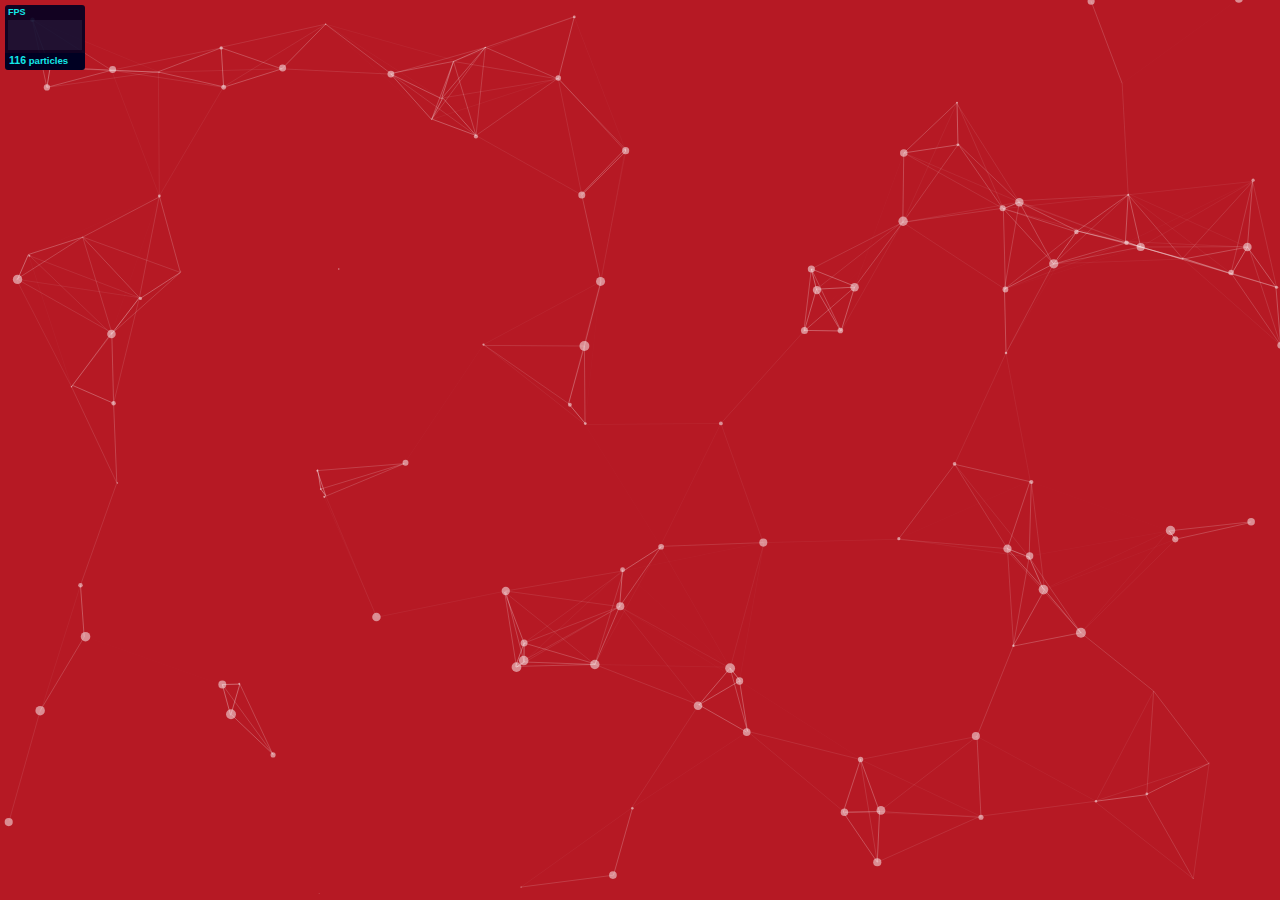
<file: particles.js-master/demo/index.html>
<!DOCTYPE html>
<html lang="en">
<head>
  <meta charset="utf-8">
  <title>particles.js</title>
  <meta name="description" content="particles.js is a lightweight JavaScript library for creating particles.">
  <meta name="author" content="Vincent Garreau" />
  <meta name="viewport" content="width=device-width, initial-scale=1.0, minimum-scale=1.0, maximum-scale=1.0, user-scalable=no">
  <link rel="stylesheet" media="screen" href="css/style.css">
</head>
<body>

<!-- count particles -->
<div class="count-particles">
  <span class="js-count-particles">--</span> particles
</div>

<!-- particles.js container -->
<div id="particles-js"></div>

<!-- scripts -->
<script src="../particles.js"></script>
<script src="js/app.js"></script>

<!-- stats.js -->
<script src="js/lib/stats.js"></script>
<script>
  var count_particles, stats, update;
  stats = new Stats;
  stats.setMode(0);
  stats.domElement.style.position = 'absolute';
  stats.domElement.style.left = '0px';
  stats.domElement.style.top = '0px';
  document.body.appendChild(stats.domElement);
  count_particles = document.querySelector('.js-count-particles');
  update = function() {
    stats.begin();
    stats.end();
    if (window.pJSDom[0].pJS.particles && window.pJSDom[0].pJS.particles.array) {
      count_particles.innerText = window.pJSDom[0].pJS.particles.array.length;
    }
    requestAnimationFrame(update);
  };
  requestAnimationFrame(update);
</script>

</body>
</html>
</file>
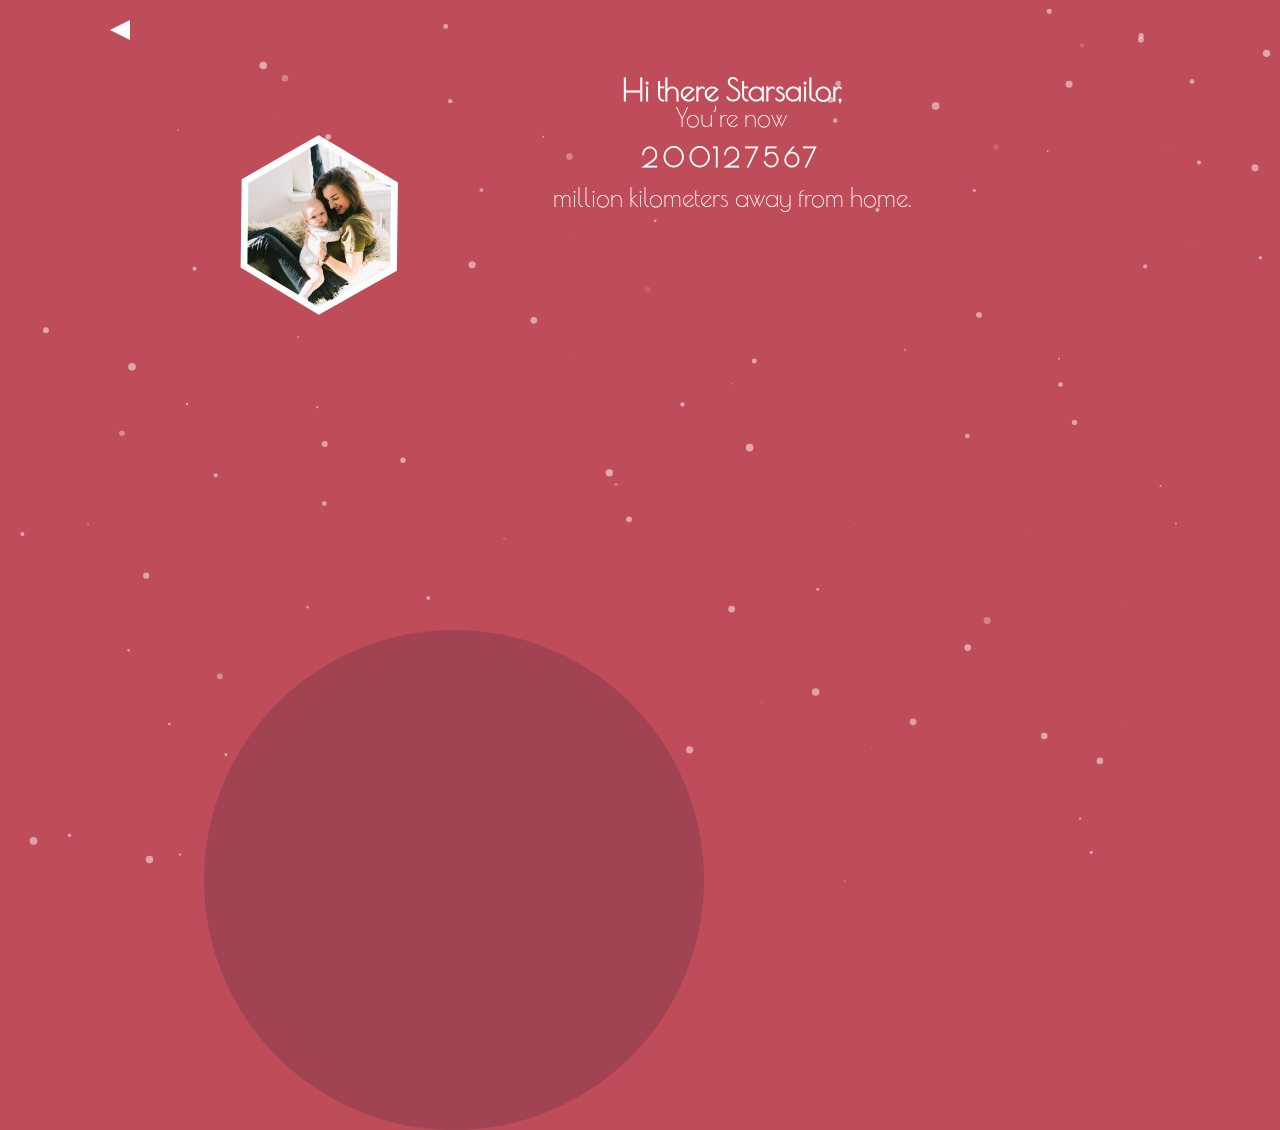
<file: distance.html>
<!DOCTYPE html>
<html lang="en">
  <head>
    <meta charset="UTF-8">
    <meta name="viewport" content="width=device-width, initial-scale=1.0">
    <meta http-equiv="X-UA-Compatible" content="ie=edge">
    <link rel="manifest" href="/manifest.json">
    <meta name="mobile-web-app-capable" content="yes">  
    <link href="styles.css" rel="stylesheet" type="text/css">
    <link href="https://fonts.googleapis.com/css?family=Poiret+One" rel="stylesheet">
    <title>challenge1</title>
  </head>
  <body id="distance">
    <section id="particles-js"></section>
    <main class="container">
      <a href="index.html" class="backButton"></a>
      <div class="distanceWrapper">
        <h1>Hi there Starsailor,</h1>
        <p>You’re now </p>  
        <p class="kmCounter" id="kmCounter"></p>
        <p>million kilometers away from home.</p>
      </div>
      <figure>
        <img class="family" src="assets/family.svg" alt="A picture of a loving family. This is a piece of home you can wear with you on your journey to Mars.">
      </figure>
    </main>    
    <script src="./js/particles.min.js"></script>
    <script src="./js/app.js"></script>
  </body>
</html>
</file>
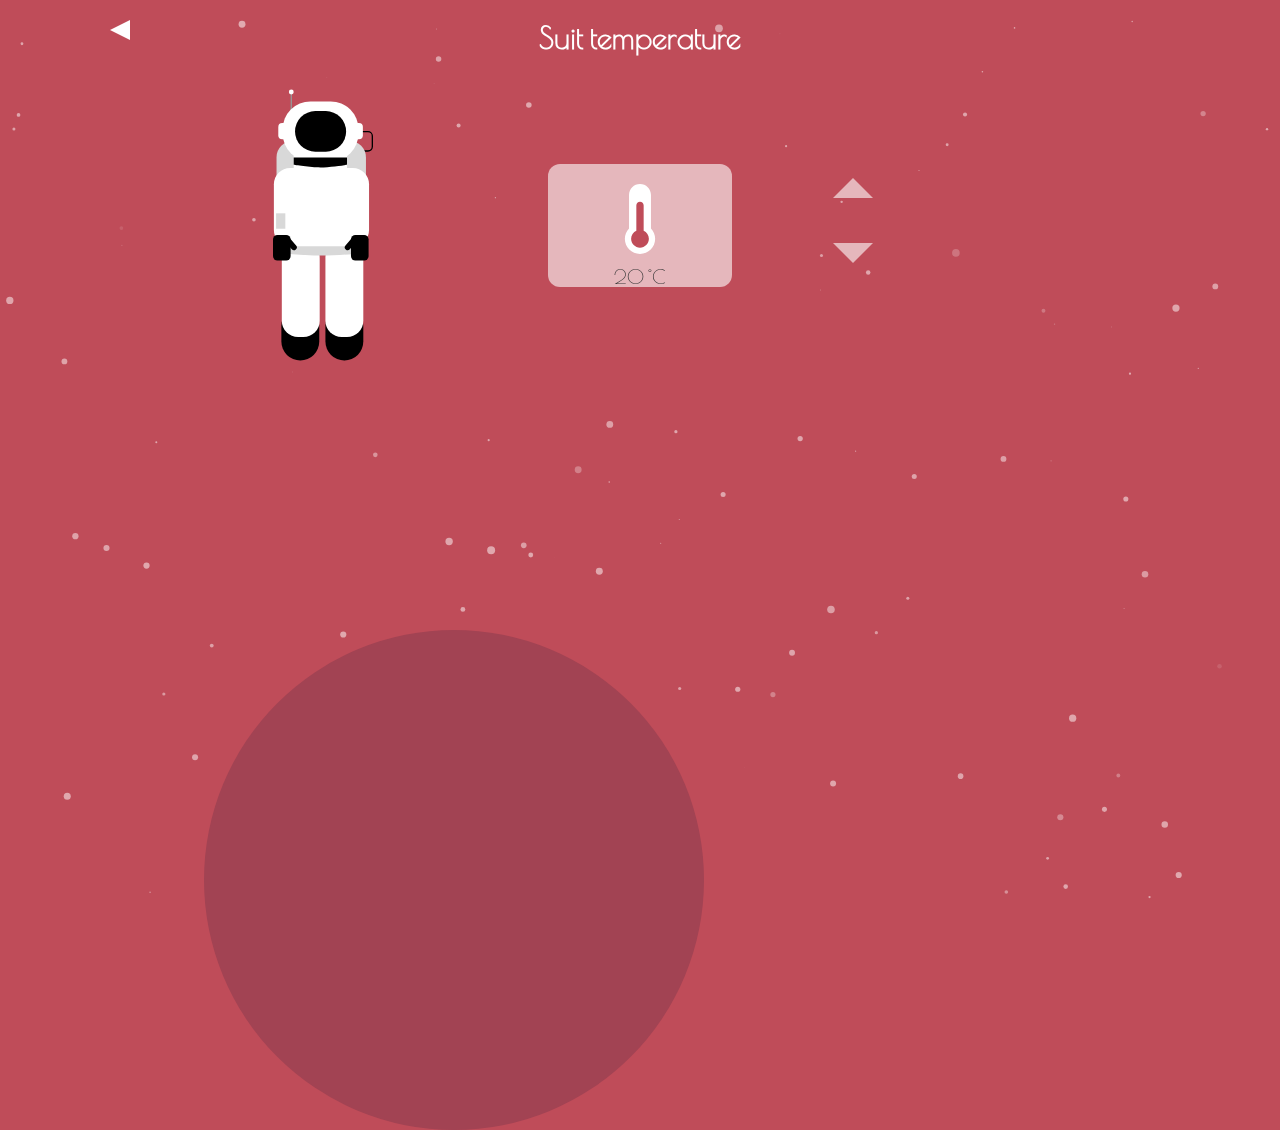
<file: status.html>
<!DOCTYPE html>
<html lang="en">
  <head>
    <meta charset="UTF-8">
    <meta name="viewport" content="width=device-width, initial-scale=1.0">
    <meta http-equiv="X-UA-Compatible" content="ie=edge">
    <link rel="manifest" href="/manifest.json">
    <meta name="mobile-web-app-capable" content="yes">    
    <link href="styles.css" rel="stylesheet" type="text/css">
    <link href="https://fonts.googleapis.com/css?family=Poiret+One" rel="stylesheet">
    <title>challenge1</title>
  </head>
  <body>
    <section id="particles-js"></section>
      <main class="container">
        <a href="index.html" class="backButton"></a>
        <h1>Suit temperature</h1>
        <img class="suit floating" src="assets/astronaut.svg" alt="illustration of a space suit">
        <div class="thermometerContainer">
          <figure>
            <img src="assets/thermometer.svg" id="thermometer"></img>
          </figure>
          <div class="thermometerValue">
            <p class ="themometerCelsius">
              <span id="thermometerValue">20</span>
              °C
            </p>
          </div>
        </div>
        <div class="buttonContainer">
          <button id="arrowUp"></button>
          <button id="arrowDown"></button>
        </div>
    </main>
    <script src="./js/moment.min.js"></script>
    <script src="./js/particles.min.js"></script>
    <script src="./js/app.js"></script>
  </body>
</html>
</file>
<file: particles.js-master/demo/css/style.css>
/* =============================================================================
   HTML5 CSS Reset Minified - Eric Meyer
   ========================================================================== */

html,body,div,span,object,iframe,h1,h2,h3,h4,h5,h6,p,blockquote,pre,abbr,address,cite,code,del,dfn,em,img,ins,kbd,q,samp,small,strong,sub,sup,var,b,i,dl,dt,dd,ol,ul,li,fieldset,form,label,legend,table,caption,tbody,tfoot,thead,tr,th,td,article,aside,canvas,details,figcaption,figure,footer,header,hgroup,menu,nav,section,summary,time,mark,audio,video{margin:0;padding:0;border:0;outline:0;font-size:100%;vertical-align:baseline;background:transparent}
body{line-height:1}
article,aside,details,figcaption,figure,footer,header,hgroup,menu,nav,section{display:block}
nav ul{list-style:none}
blockquote,q{quotes:none}
blockquote:before,blockquote:after,q:before,q:after{content:none}
a{margin:0;padding:0;font-size:100%;vertical-align:baseline;background:transparent;text-decoration:none}
mark{background-color:#ff9;color:#000;font-style:italic;font-weight:bold}
del{text-decoration:line-through}
abbr[title],dfn[title]{border-bottom:1px dotted;cursor:help}
table{border-collapse:collapse;border-spacing:0}
hr{display:block;height:1px;border:0;border-top:1px solid #ccc;margin:1em 0;padding:0}
input,select{vertical-align:middle}
li{list-style:none}


/* =============================================================================
   My CSS
   ========================================================================== */

/* ---- base ---- */

html,body{ 
	width:100%;
	height:100%;
	background:#111;
}

html{
  -webkit-tap-highlight-color: rgba(0, 0, 0, 0);
}

body{
  font:normal 75% Arial, Helvetica, sans-serif;
}

canvas{
  display:block;
  vertical-align:bottom;
}


/* ---- stats.js ---- */

.count-particles{
  background: #000022;
  position: absolute;
  top: 48px;
  left: 0;
  width: 80px;
  color: #13E8E9;
  font-size: .8em;
  text-align: left;
  text-indent: 4px;
  line-height: 14px;
  padding-bottom: 2px;
  font-family: Helvetica, Arial, sans-serif;
  font-weight: bold;
}

.js-count-particles{
  font-size: 1.1em;
}

#stats,
.count-particles{
  -webkit-user-select: none;
  margin-top: 5px;
  margin-left: 5px;
}

#stats{
  border-radius: 3px 3px 0 0;
  overflow: hidden;
}

.count-particles{
  border-radius: 0 0 3px 3px;
}


/* ---- particles.js container ---- */

#particles-js{
  width: 100%;
  height: 100%;
  background-color: #b61924;
  background-image: url('');
  background-size: cover;
  background-position: 50% 50%;
  background-repeat: no-repeat;
}
</file>
<file: styles.css>
/*
 	CSS RESET								
     http://meyerweb.com/eric/tools/css/reset/ 
        v2.0 | 20110126
        License: none (public domain)
*/

html,body,div,span,applet,object,iframe,h1,h2,h3,h4,h5,h6,p,blockquote,pre,a,abbr,acronym,address,big,
cite,code,del,dfn,em,img,ins,kbd,q,s,samp,small,strike,
strong,sub,sup,tt,var,b,u,i,center,dl,dt,dd,ol,ul,li,fieldset,
form,label,legend,table,caption,tbody,tfoot,thead,tr,th,td,article,aside,canvas,details,embed,figure,figcaption,footer,
header,hgroup,menu,nav,output,ruby,section,summary,time,mark,audio,video {
  margin: 0; padding: 0; border: 0; font-size: 100%; font: inherit; vertical-align: baseline;
}

/* HTML5 display-role reset for older browsers */
article,aside,details,figcaption,figure,footer,header,hgroup,menu,nav,section { display: block; }
body { line-height: 1; }

ol,ul { list-style: none; }

blockquote,q { quotes: none; }

blockquote:before,blockquote:after,q:before,q:after { content: ''; content: none; }

table { border-collapse: collapse; border-spacing: 0; }

/* grid portrait mobile*/
/* general */
html { 
    background-color: #BF4C59;
}

body {
    height: 100vh;
    overflow: hidden;
}

body::before { 
    content: '';
    display: block;
    position: absolute;
    width: 400px;
    height: 400px;
    border-radius: 50%;
    top: 80%;
    right: 20%;
    background-color: #A24353;
}

#particles-js {
    position: absolute;
    z-index: -1;
    width: 100%;
    height: 100%;
}

main.container {
    display: grid; 
    grid-template-rows: 60px repeat(5, 1fr);
    grid-template-columns: repeat(12, 1fr);
    position:relative;
    z-index: 10;
    height: 100%;
}

.backButton {
    width: 0;
    height: 0;
    border-style: solid;
    border-width: 10px 20px 10px 0;
    border-color: transparent #FFF transparent transparent;
    background: transparent;
    margin: 0 0 10px 10px;
    padding: 0px;
    z-index: 10;
    grid-column: 1 / -1;
    grid-row: 1;
    margin-top: 20px;
    cursor: pointer;
}

.distanceFunction,
.statusFunction,
.suppliesFunction { 
    display: none;
} 

/* home */
.time {
    font-family: 'Poiret One', cursive;
    color: #fff; 
    font-size: 56px;
    align-self: center;
    text-align: center;
    grid-column: 1  / -1;
}

#realTime {
    grid-row: 2;
}

.solarDay {
    grid-row: 3;
}

nav {
    grid-row: 5;
    grid-column: 1 / -1;
    margin: 0 auto;
    position: relative;
}

.hotspot {
    width: 70px;
    height: 70px;
    display: block;
    position: absolute;
}

.hotspot:first-of-type {
    width: 0;
    height: 0;
    border-style: solid;
    border-width: 0px 172px 90px 151px;
    border-color: transparent transparent transparent transparent;
    top: 117px;
    transform: rotate(479deg);
    left: -70px;
}

.hotspot:nth-of-type(2) {
    width: 0;
    height: 0;
    border-style: solid;
    border-width: 0px 192px 92px 161px;
    border-color: transparent transparent transparent transparent;
    top: 97px;
    left: -3px;
    transform: rotate(244deg);
}

.hotspot:last-of-type {
    width: 0;
    height: 0;
    border-style: solid;
    border-width: 0px 130px 90px 130px;
    border-color: transparent transparent transparent transparent;
    top: 190px;
    left: 10px;
}

#particles-js canvas {
    position: absolute;
}

/* distance*/
h1, p { 
    font-family: 'Poiret One', cursive;
    color: #fff;
    align-self: center;
    text-align: center;
}

h1 {
    grid-row: 1 / 2;
    font-size: 30px;
    grid-column: 1 / -1;
    font-weight: bold;
}

.distanceWrapper {
    grid-column: 2/12;
    grid-row: 2 / 4;
}

.distanceWrapper p {
    font-size: 25px;
}

.kmCounter {
    font-weight: bold;
    padding: 15px 0px 15px 0px;
    letter-spacing: 5px;
}

figure { 
    z-index: 10;
    grid-row: 4 / 7;
    align-self: center;
    grid-column: 2/12;
    margin: 0 auto;
}

/* status */
.suit { 
    width: 100px;
    grid-row: 3 / 6;
    grid-column: 3 / 7;
}

.floating {  
    animation-name: floating;
    animation-duration: 3s;
    animation-iteration-count: infinite;
    animation-timing-function: ease-in-out;
}

@keyframes floating {
    from { transform: translate(0,  0px); }
    65%  { transform: translate(0, 15px); }
    to   { transform: translate(0, -0px); }    
}

.thermometerContainer {
    background-color: #E5B7BC;
    border-radius: 12px;
    grid-row: 3 / 5;
    grid-column: 7 / 10;
    display: flex;
    flex-direction: column;
    align-self: center;
}

.thermometerContainer figure {
    padding: 20px 20px 10px 20px;
}

#thermometer {
    width: 40px;
    height: 70px;
}

.themometerCelsius {
    color: #363636;
}

#thermometerValue , .thermometerValue {
    font-family: 'Poiret One', cursive;
    color: #363636;
    font-size: 20px;
    grid-column: 2/13;
    grid-row: 3/5;
    align-self: center;
    margin: 0 auto;
    top: 50px;
    z-index: 10;
}

.buttonContainer { 
    grid-row: 3/5;
    grid-column: 10/12;
    display: flex;
    flex-direction: column;
    align-self: center;
}

#arrowUp {
    width: 0;
    height: 0;
    border-style: solid;
    border-width: 0 20px 20px 20px;
    border-color: transparent transparent #E5B7BC transparent;
    background: transparent;
    margin: 0 0 10px 10px;
    padding: 0px;
    z-index: 10;
    cursor: pointer;
}

#arrowDown {
    width: 0;
    height: 0; 
    border-style: solid;
    border-width: 20px 20px 0 20px;
    border-color: #E5B7BC transparent transparent transparent;
    background: transparent;
    margin: 35px 0 10px 10px;
    padding: 0px; 
    z-index: 10;
    cursor: pointer;
}

/* supplies */
main.supplies {
    /* grid-template-columns: 20px 150px 1fr 20px; */
    grid-template-columns: 20px 300px 20px;
}

.suppliesTitle {
    padding: 0 0 0 58px;
}
canvas#food {
    grid-column: 2 / 3;
    grid-row: 2 / 3;
}

canvas#water {
    grid-column: 2 / 3;
    grid-row: 4 / 5;
}

.foodContainer { 
    grid-row: 3 / 4;
    grid-column: 1 / -1;  
}

.waterContainer {
    grid-row: 5 / 6;
    grid-column: 1 / -1;
}

.supplies p {
    font-size: 20px;
    padding: 10px;
    font-weight: bold;
}

/* Smartphones (portrait and landscape) ----------- */
@media only screen and (min-width : 480px) {
    /* general */
    main.container {
        height: 100vh;
        display: grid; 
        grid-template-columns: repeat(10, 1fr); 
        grid-template-rows: 50px repeat(5, 1fr);
        overflow: hidden;   
    }  

    body::before { 
        content: '';
        display: block;
        position: absolute;
        width: 400px;
        height: 400px;
        border-radius: 50%;
        top: 50%;
        right: 50%;
        background-color: #A24353;
    } 

    .backButton {
        grid-column: 1;
        grid-row: 1;
        margin: 20px 0 0 20px;
    }
    
    /* home */
    nav {
        grid-row: 2 / 6; 
        grid-column: 2 / 6;
    }

    .hotspot:first-of-type {
        top: 112px;
        left: -72px;
    }

    .hotspot:nth-of-type(2) {
        top: 85px;
        left: -5px;
    }

    .hotspot:last-of-type {
        top: 175px;
        left: 2px;
    }

    img {
        width: 100%;
        height: 100%;
    }

    .time {
        grid-column: 6 / 10;
    }

    /* distance */
    figure {
        grid-row: 2 / 6;
        grid-column: 2 / 5;
    }

    .distanceWrapper {
        grid-row: 2 / 6;
        grid-column: 6 / 10;
    }

    /* status */
    .suit { 
        width: 100px;
        grid-row: 2 / 6;
        grid-column: 3 / 7;
    }

    .thermometerContainer {
        background-color: #E5B7BC;
        border-radius: 12px;
        grid-row: 3 / 5;
        grid-column: 6 / 8;
        display: flex;
        flex-direction: column;
        align-self: center;
    }

    .buttonContainer {
        grid-row: 3/5;
        grid-column: 9/11;
        display: flex;
        flex-direction: column;
        align-self: center;
    }
    
    /* supplies */
    .foodContainer { 
        grid-row: 2 / 3;
        grid-column: 3 / 8;
    }
    
    .waterContainer {
        grid-row: 4 / 5;
        grid-column: 3 / 8;
    }
}
    
/* iPads (landscape) ----------- */
@media only screen and (min-width : 768px) {
    /* tablet general */
    main.container {
        display: grid;
        grid-template-columns: repeat(10, 1fr);
        grid-template-rows: repeat(12, 1fr);
    }

    body::before {
        width: 500px;
        height: 500px;
        top: 70%;
        right: 45%;
    }

    nav { 
        display: none;
    }

    /* tablet time function */
    #realTime {
        grid-row: 2 / 3;
        grid-column: 1 / 6;
        align-self: normal;
    }

    .solarDay {
        grid-row: 3 / 4;
        grid-column: 1 / 6;
    }

    /* tablet distance function */
    .distanceFunction {
        grid-row: 2 / 7;
        grid-column: 7 / 10;
        align-content: space-between;
        justify-content: space-between;
        display: flex;
        flex-wrap: wrap;
    }

    figure { 
        width: 60%;
        height: auto; 
        padding: 15px;
    }

    /* tablet status function */
    .statusFunction { 
        grid-row: 7 / 12;
        grid-column: 2 / 5;
        align-content: space-between;
        justify-content: space-between;
        display: flex;
        flex-wrap: wrap;    
    }


    /* tablet supplies function */
    .suppliesFunction { 
        grid-row: 7 / 12; 
        grid-column: 6 / 11; 
        align-content: space-between;
        justify-content: space-between;
        display: flex;
        flex-wrap: wrap;
        justify-content: center;
    }

    .canvasWrapper { 
        height: 153px;
        width: 150px; 
        overflow: hidden;
    }

    .canvasWrapper canvas {
        margin-left: -75px;
    }

    .foodContainer,
    .waterContainer {
        display: flex;
        justify-content: center;
        align-content: center;
        flex-wrap: wrap;
    }

    .foodContainer p,
    .waterContainer p {
        flex-basis: 100%;
    }

}

/* Desktops and laptops ----------- */
@media only screen  and (min-width : 1024px) {
    /* desktop general */
    main.container {
        display: grid;
        grid-template-rows: repeat(12, 1fr);
        grid-template-columns: repeat(12, 1fr);
        max-width: 1100px;
        margin: 0 auto;
    }

    #realTime {
        grid-column: 2 / 5;
        text-align: left;
    }

    .solarDay {
        grid-column: 2 / 5;
        margin-left: -80px;
    }

    /* desktop distance function */
    .distanceFunction {
        grid-row: 2/7;
        grid-column: 8/12;
    }

    figure { 
        height: 60%;
        width: auto;
        padding: 15px;
    }

     /* desktop status function */
    .statusFunction {
        grid-row: 8 / 12; 
        grid-column: 2 / 5;   
    }

    /* desktop supplies function */
    .suppliesFunction {
        grid-row: 8 / 12;
        grid-column: 8 / 12;
    }
}
</file>
